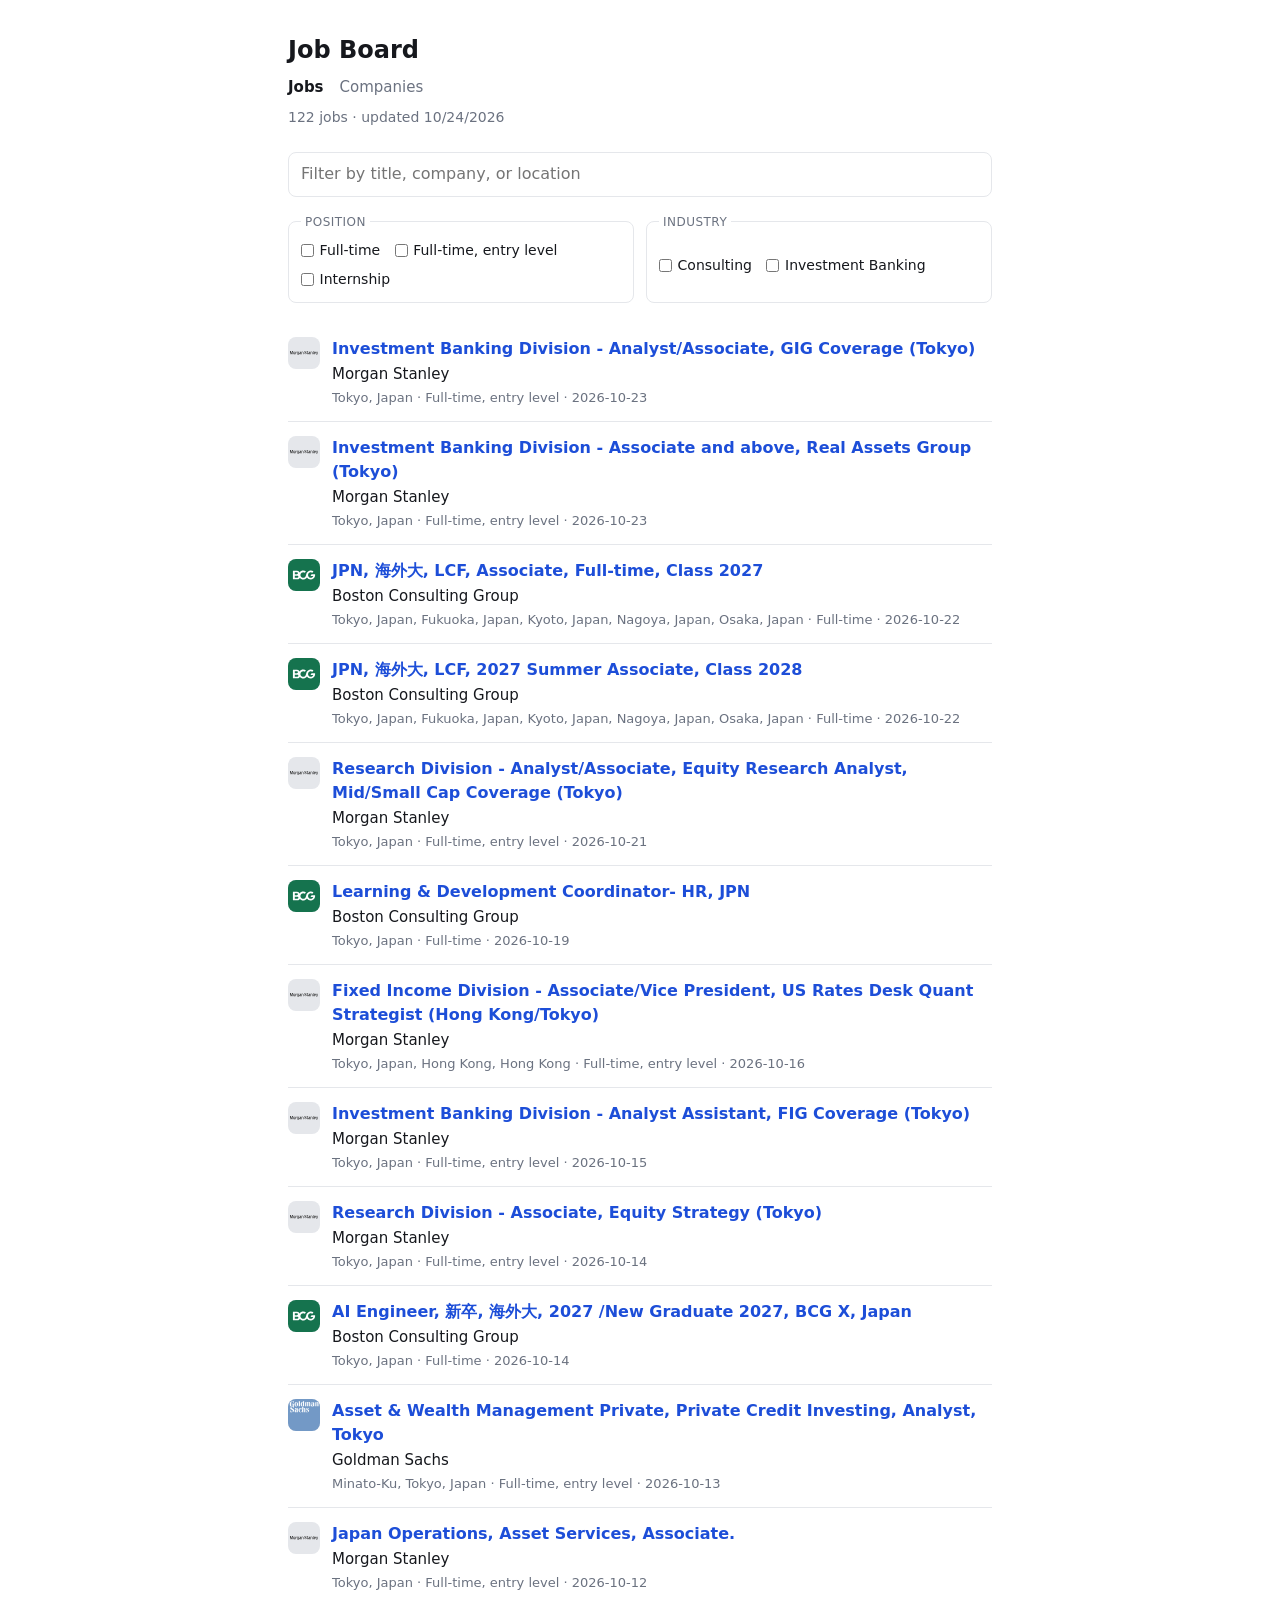
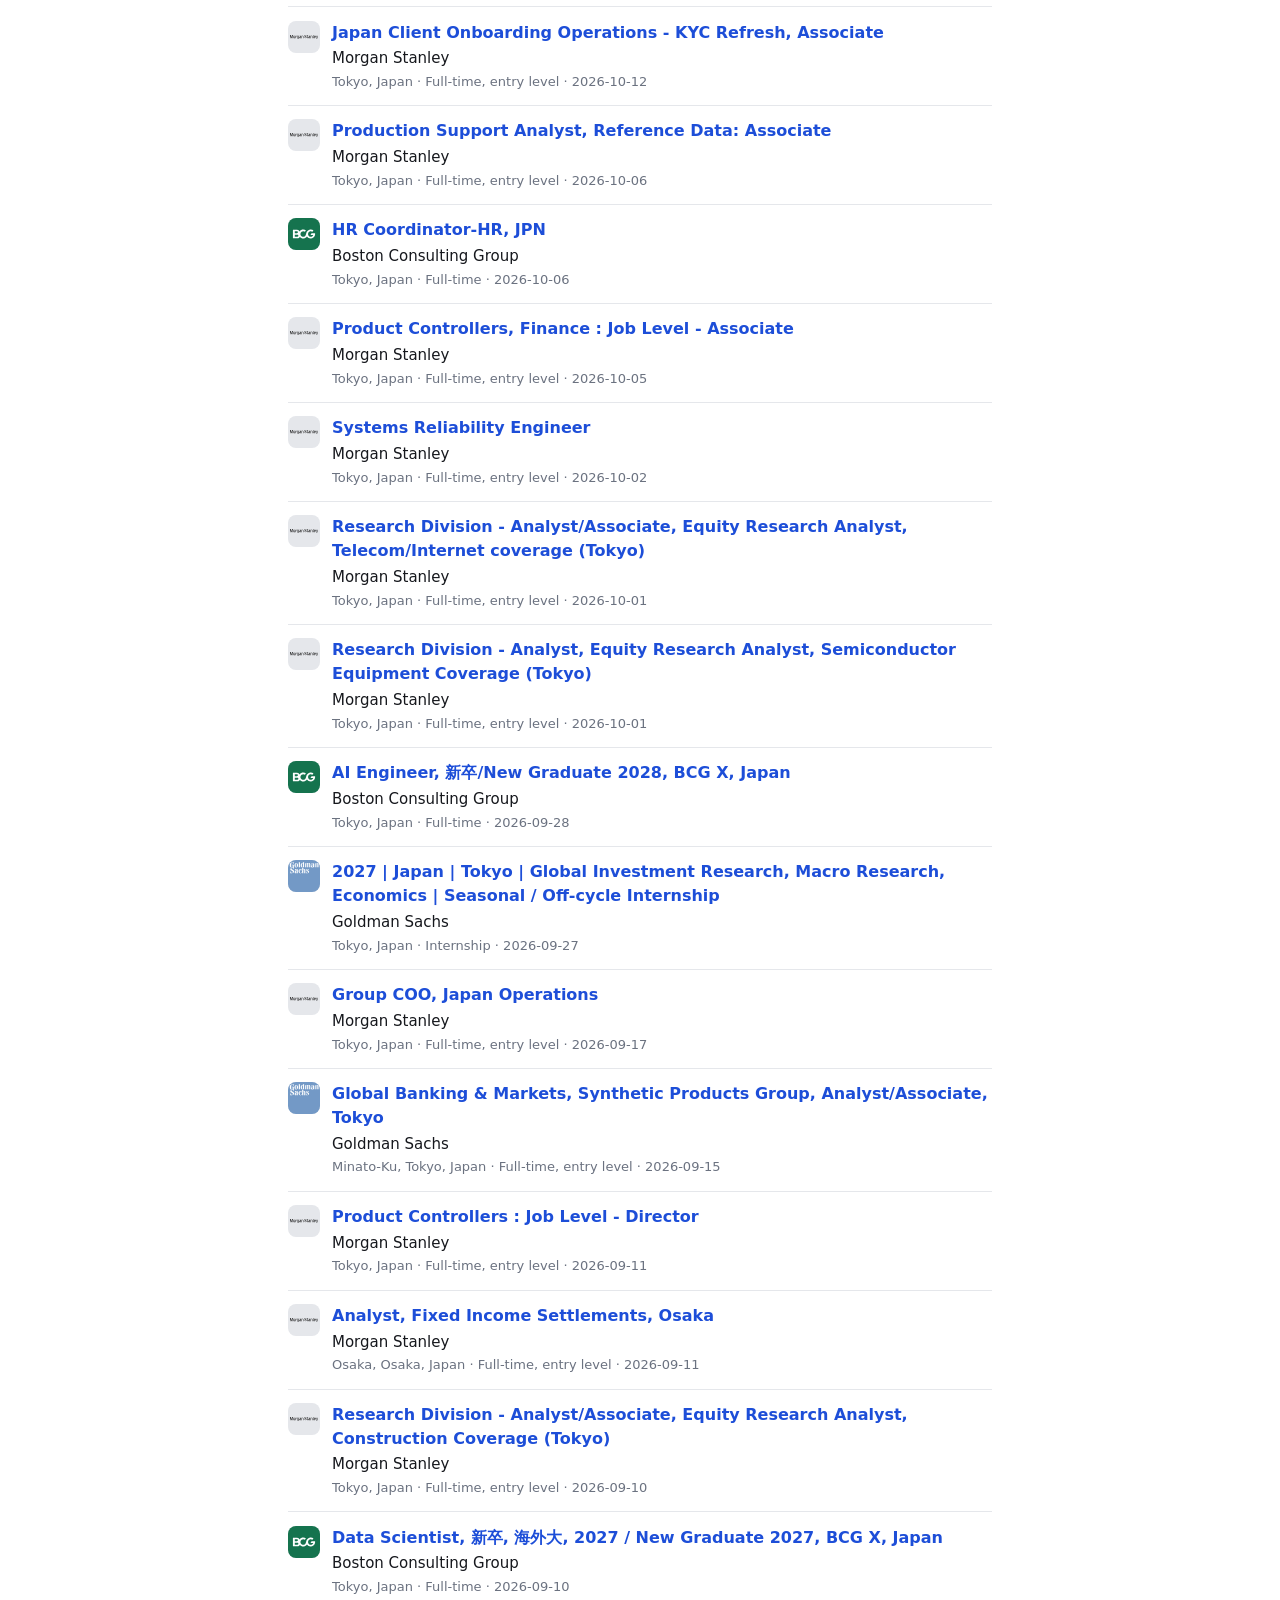
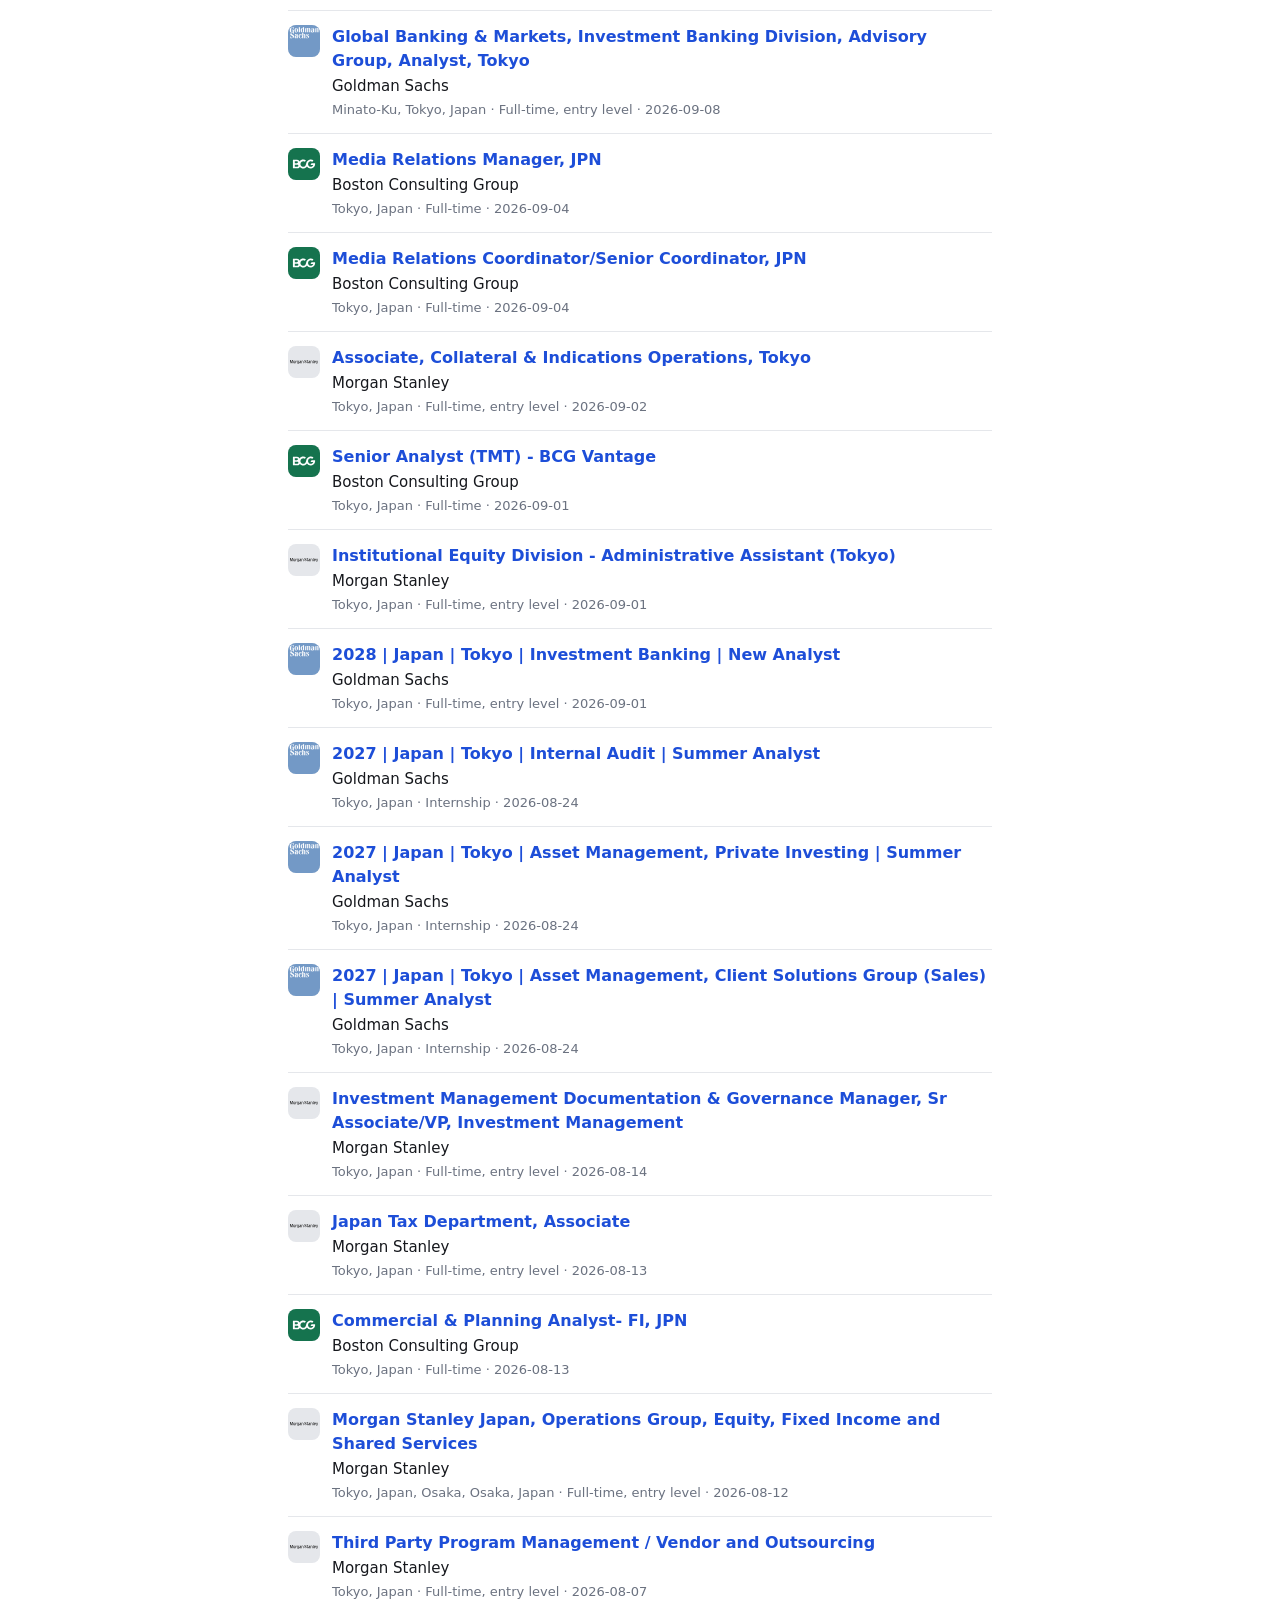
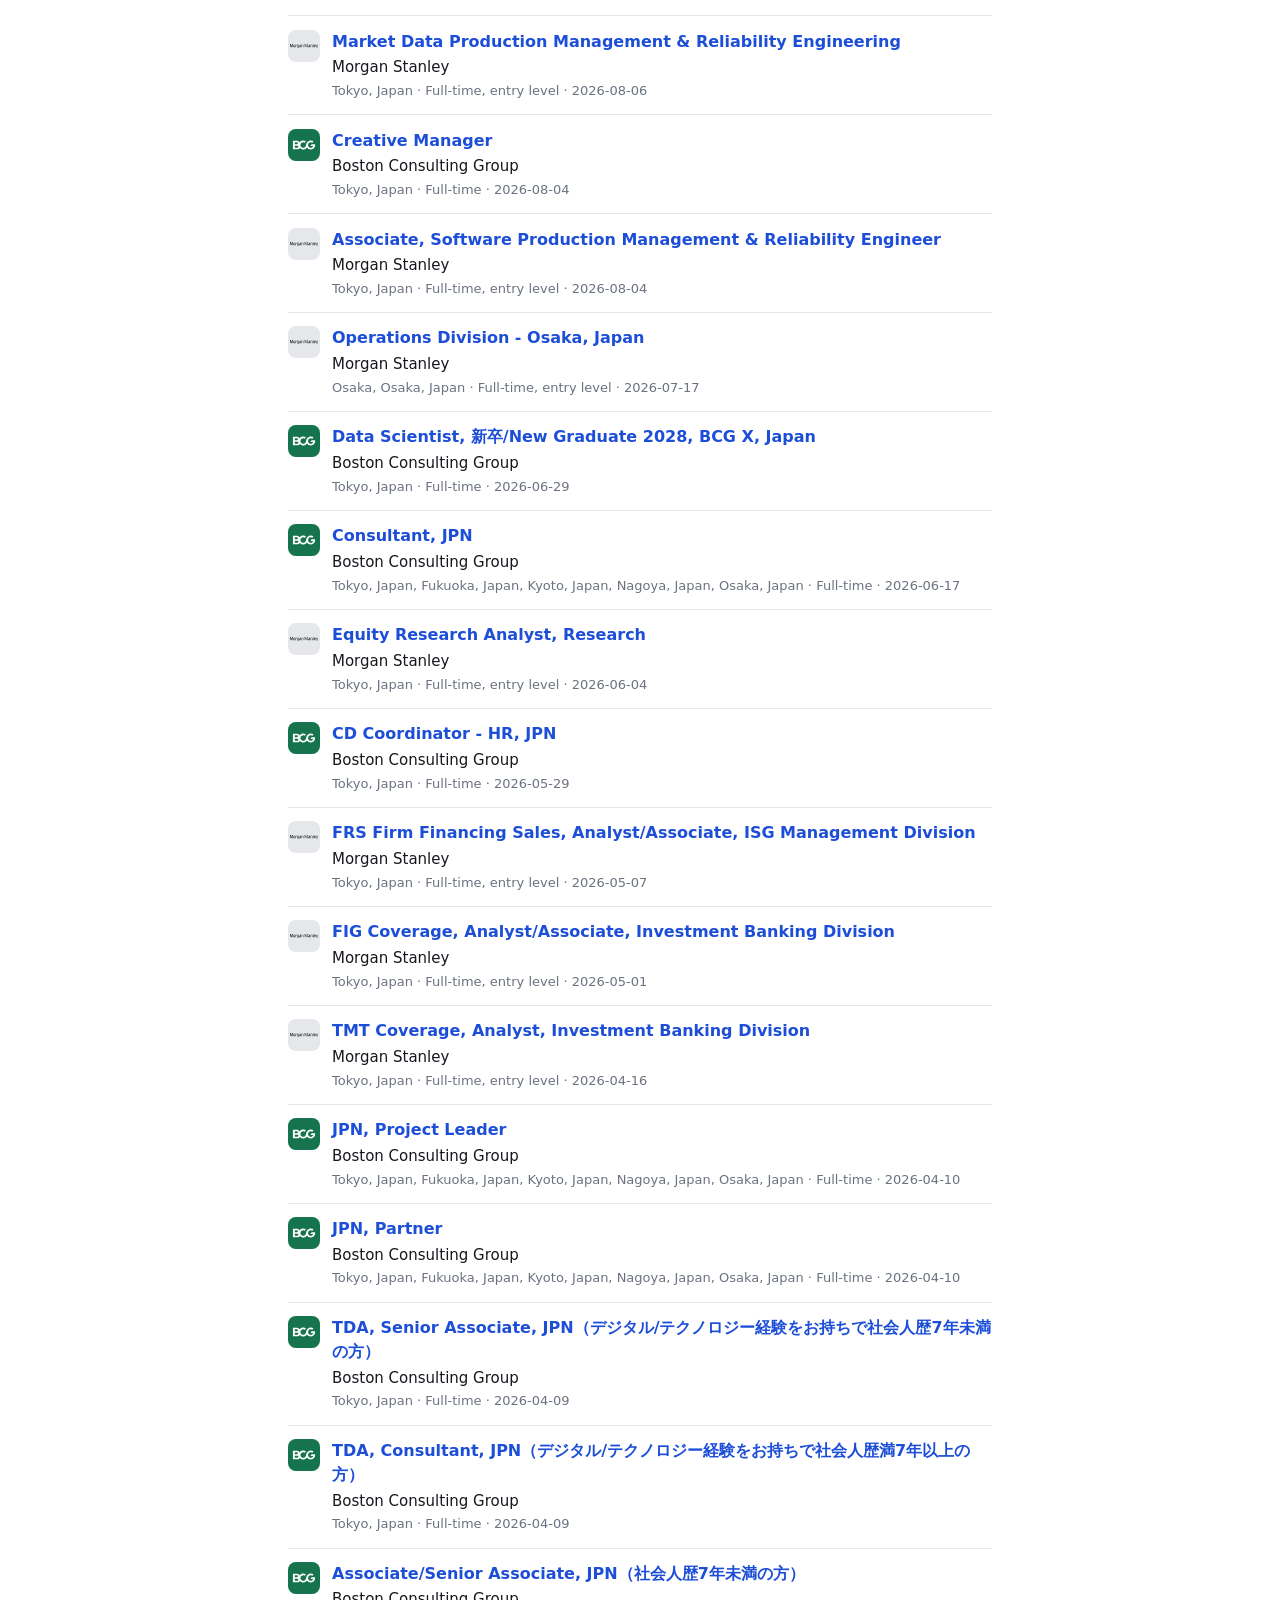
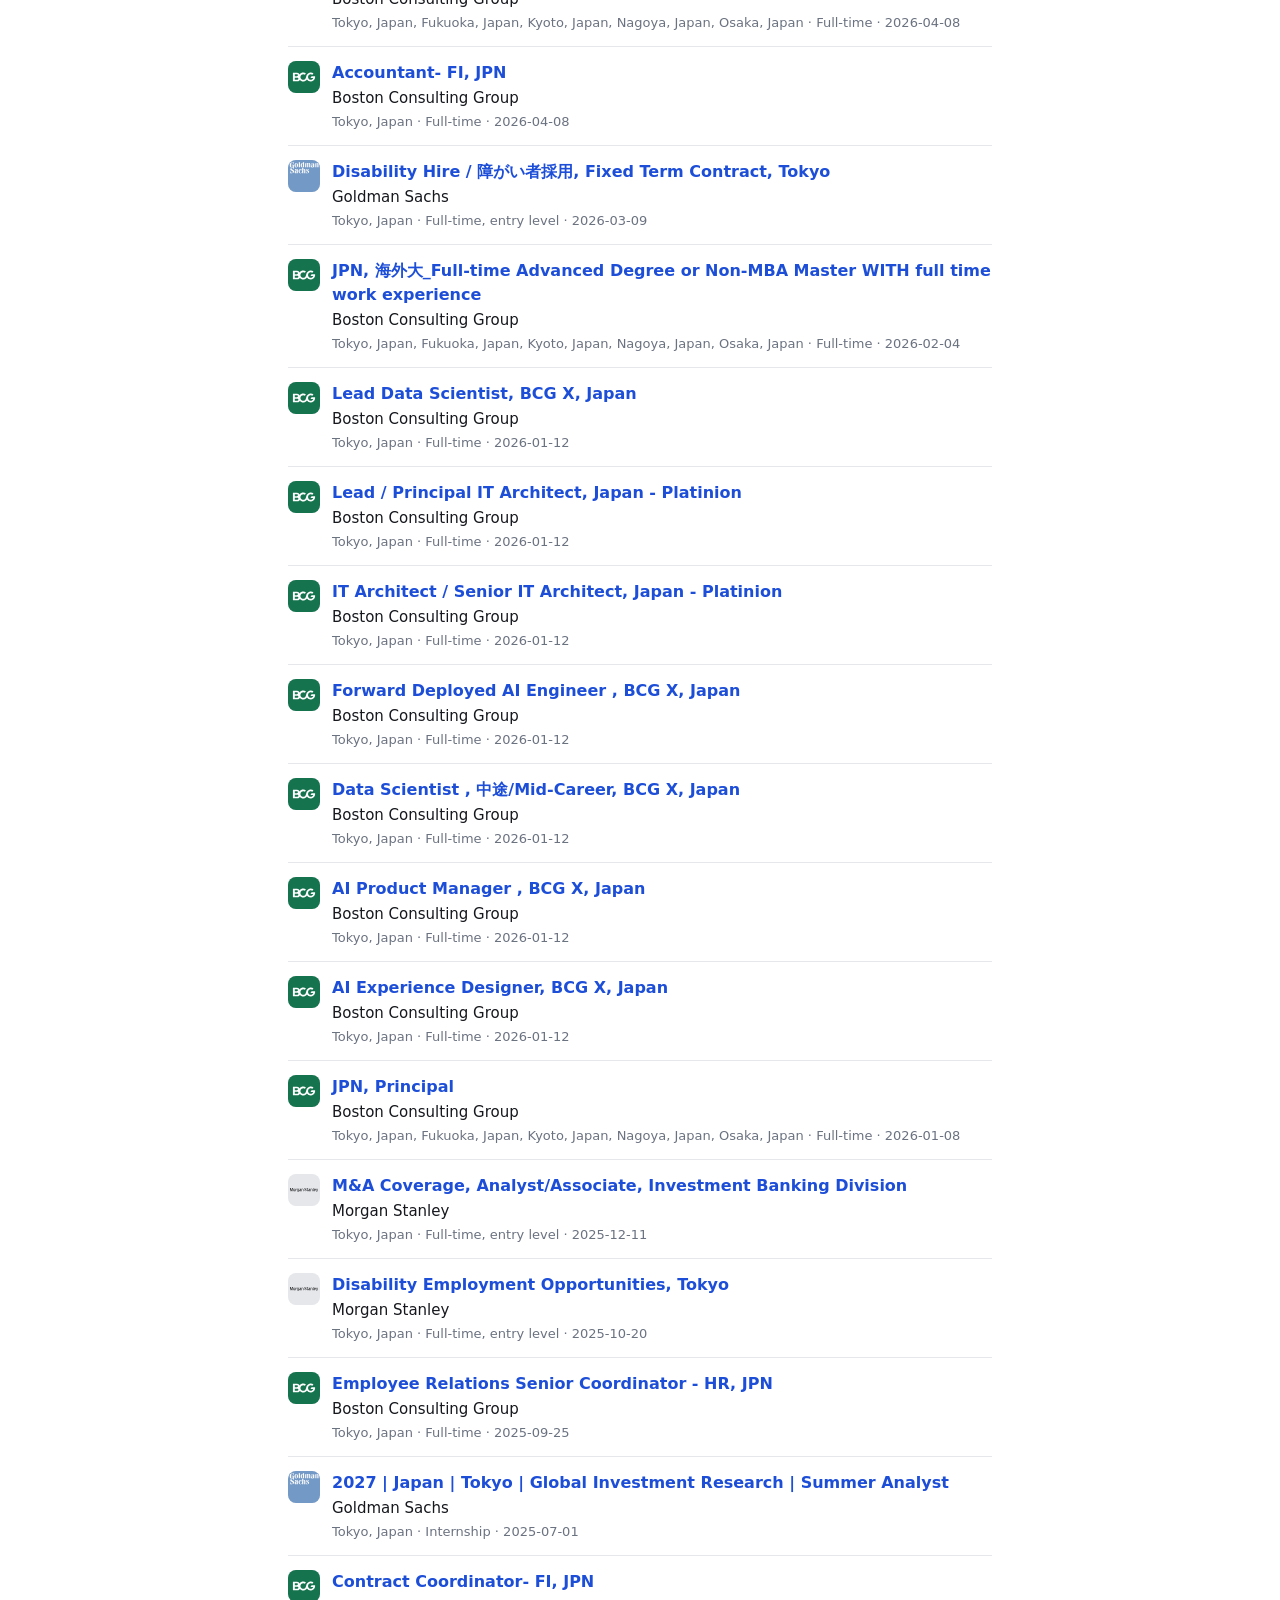
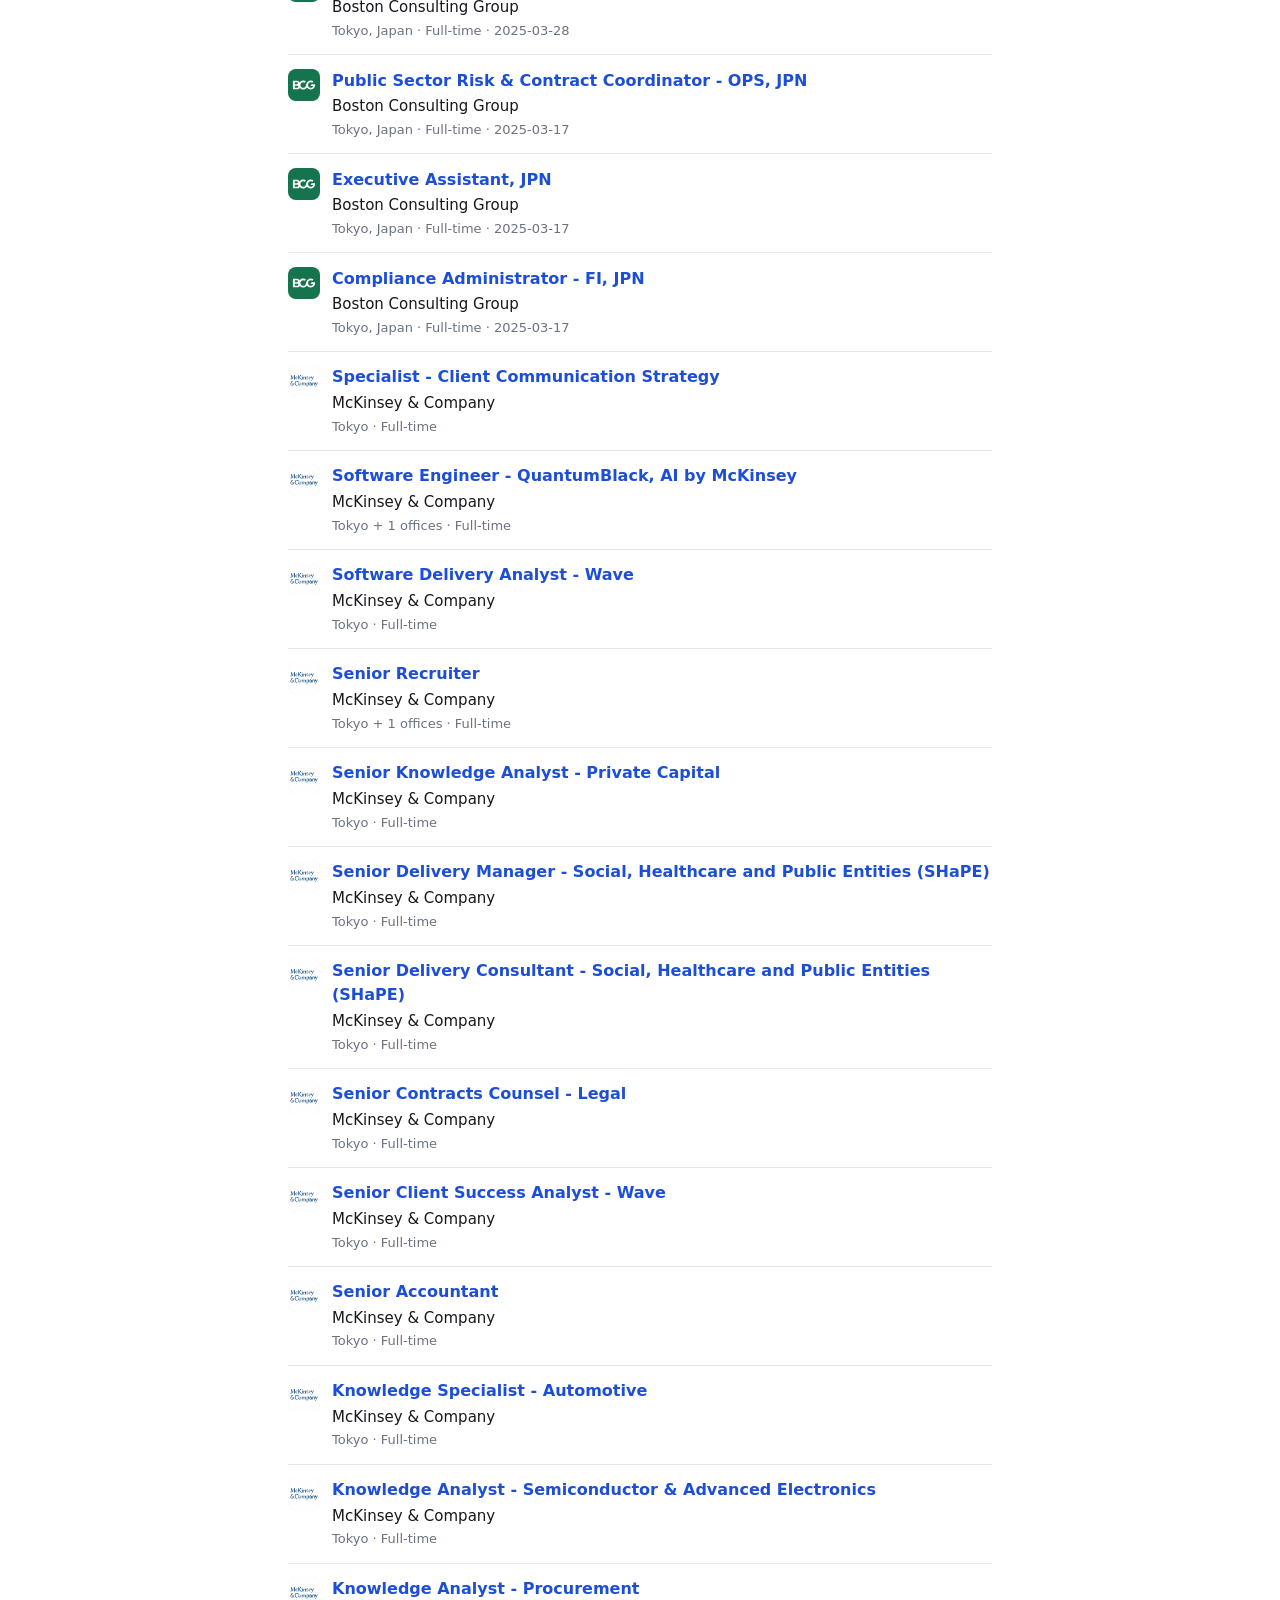
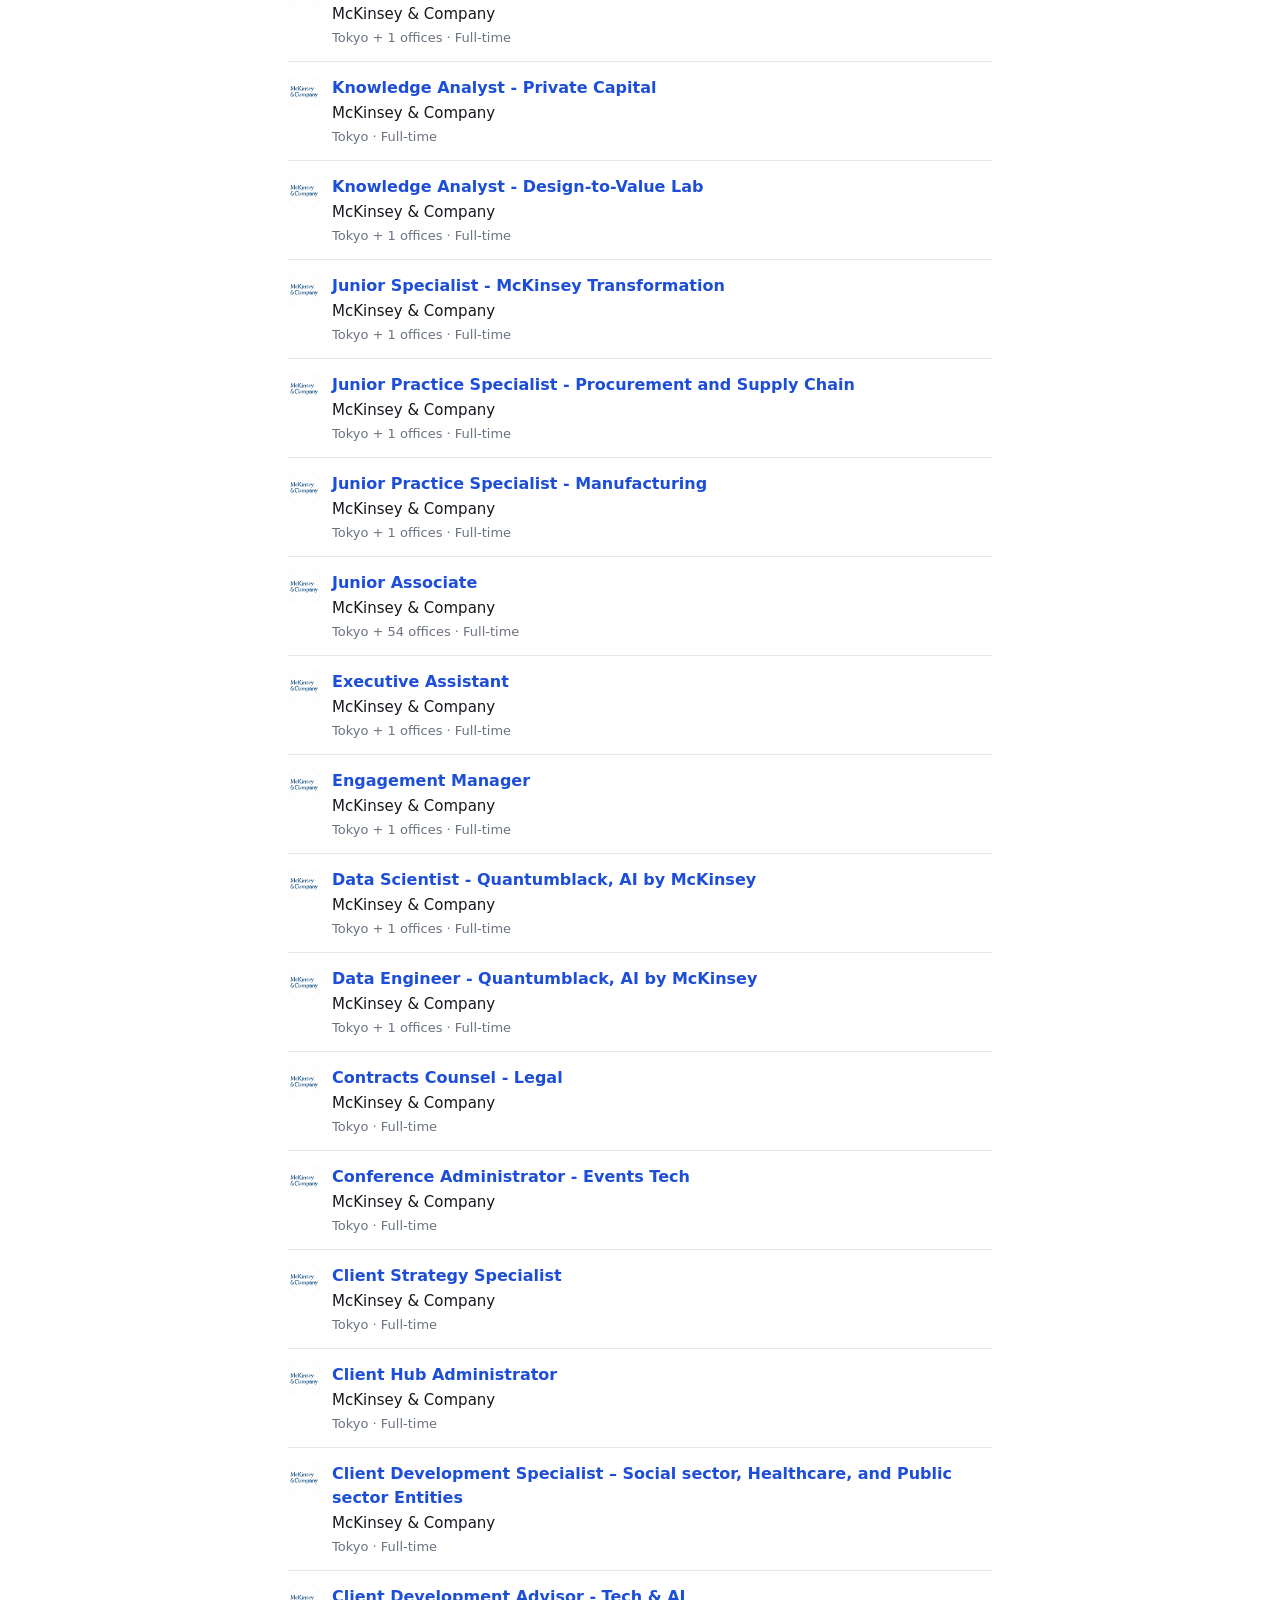
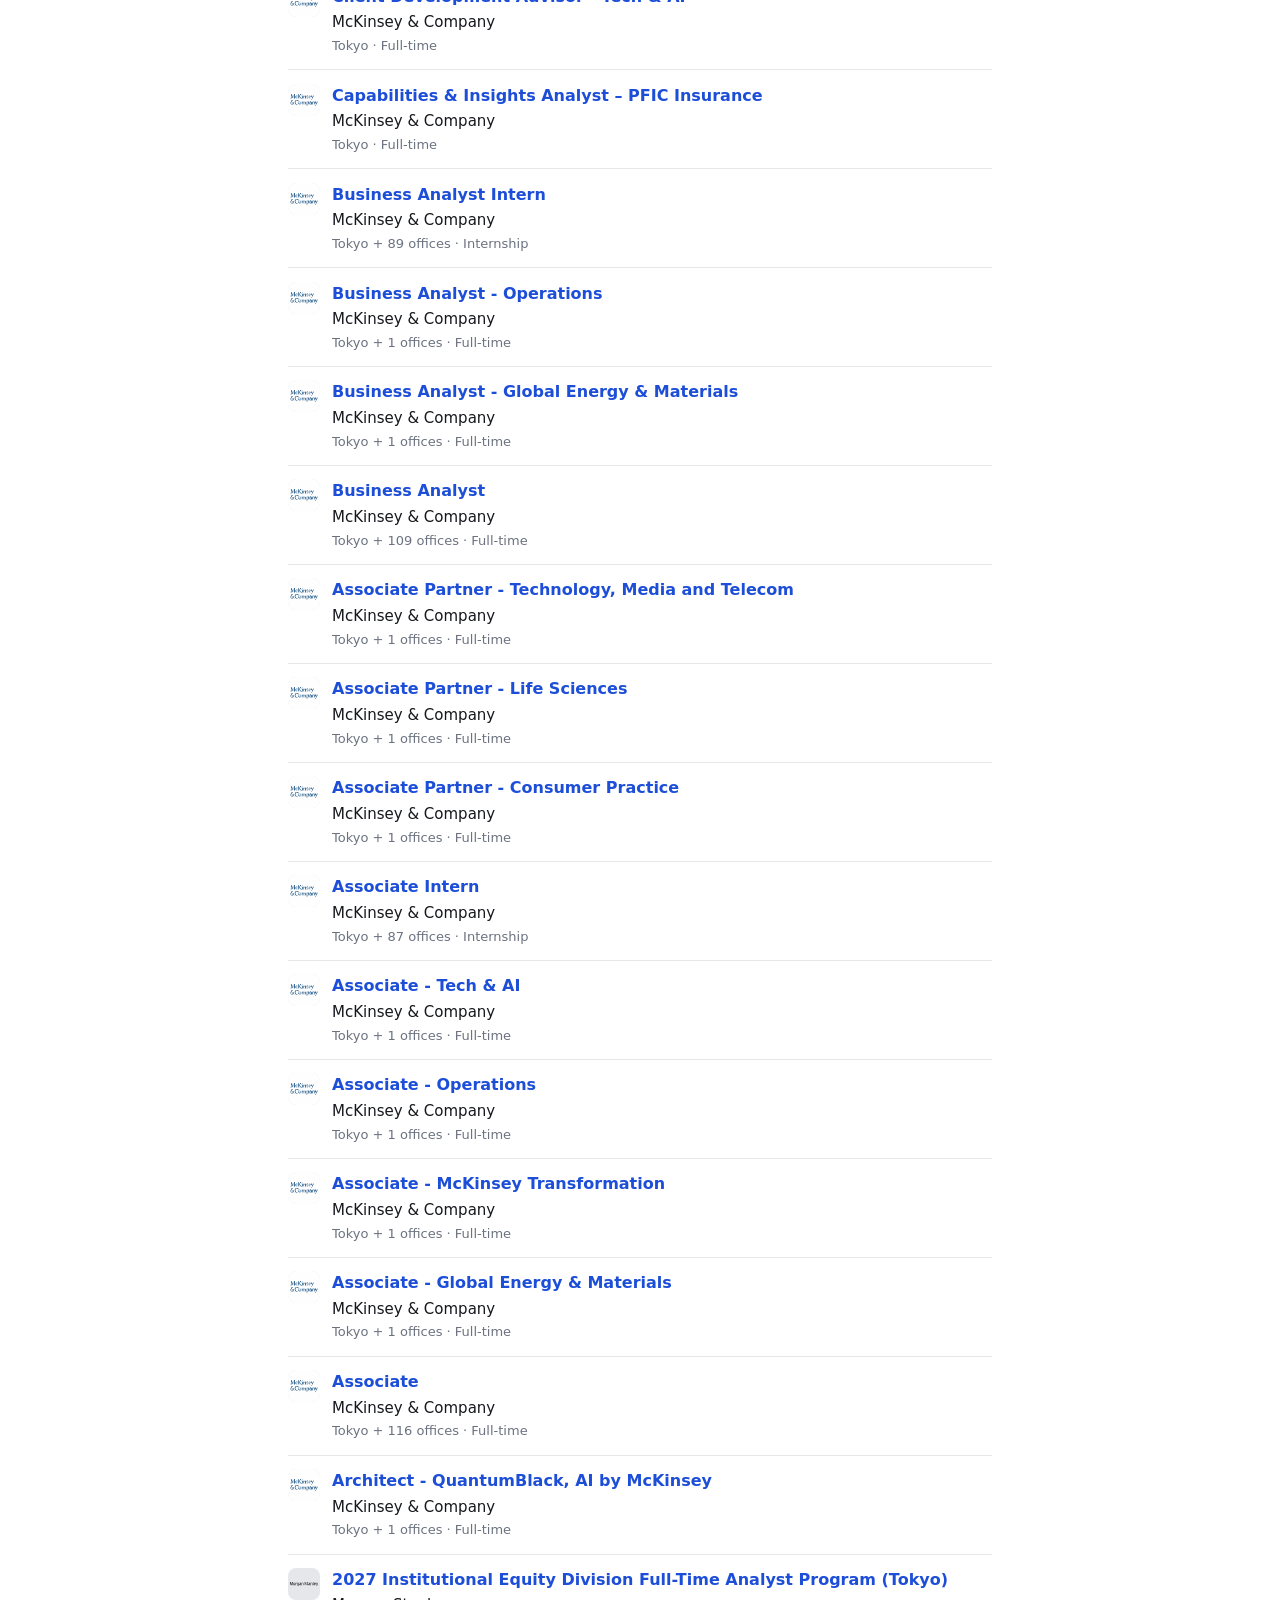
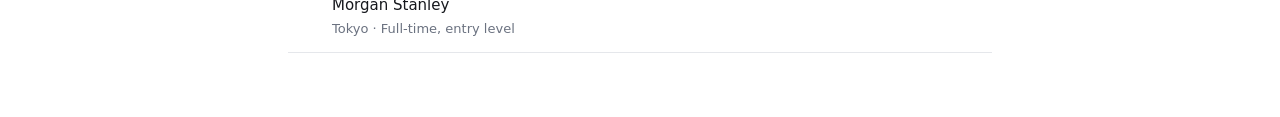
<file: index.html>
<!DOCTYPE html>
<html lang="en">
<head>
<meta charset="utf-8">
<meta name="viewport" content="width=device-width, initial-scale=1">
<title>Job Board</title>
<link rel="stylesheet" href="style.css">
</head>
<body>
<header>
  <h1>Job Board</h1>
  <nav>
    <a href="index.html" aria-current="page">Jobs</a>
    <a href="companies.html">Companies</a>
  </nav>
  <p id="meta">Loading…</p>
</header>

<main>
  <input id="search" type="search" placeholder="Filter by title, company, or location">

  <div id="filters">
    <fieldset id="filter-type"><legend>Position</legend></fieldset>
    <fieldset id="filter-industry"><legend>Industry</legend></fieldset>
  </div>

  <ul id="jobs"></ul>
</main>

<script src="lib.js"></script>
<script src="app.js"></script>
</body>
</html>
</file>
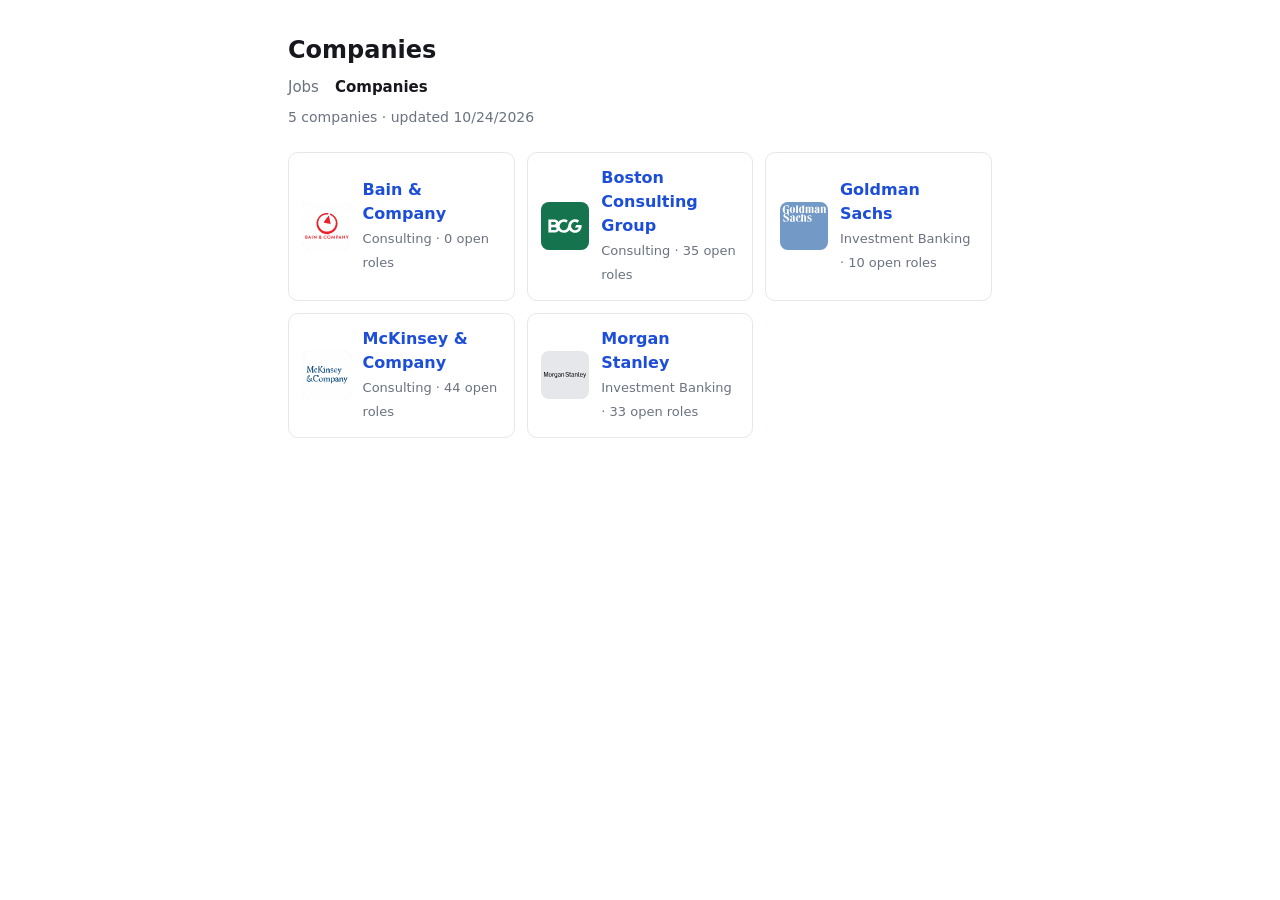
<file: companies.html>
<!DOCTYPE html>
<html lang="en">
<head>
<meta charset="utf-8">
<meta name="viewport" content="width=device-width, initial-scale=1">
<title>Companies</title>
<link rel="stylesheet" href="style.css">
</head>
<body>
<header>
  <h1>Companies</h1>
  <nav>
    <a href="index.html">Jobs</a>
    <a href="companies.html" aria-current="page">Companies</a>
  </nav>
  <p id="meta">Loading…</p>
</header>

<main>
  <ul id="companies"></ul>
</main>

<script src="lib.js"></script>
<script src="companies.js"></script>
</body>
</html>
</file>
<file: style.css>
:root {
  --bg: #ffffff;
  --fg: #16181d;
  --muted: #6b7280;
  --line: #e5e7eb;
  --link: #1d4ed8;
}

@media (prefers-color-scheme: dark) {
  :root {
    --bg: #101216;
    --fg: #e8eaed;
    --muted: #9aa2ae;
    --line: #262a31;
    --link: #7ba7ff;
  }
}

* { box-sizing: border-box; }

body {
  margin: 0 auto;
  max-width: 46rem;
  padding: 2rem 1rem 4rem;
  background: var(--bg);
  color: var(--fg);
  font: 16px/1.5 system-ui, -apple-system, "Noto Sans JP", sans-serif;
}

h1 { margin: 0 0 .25rem; font-size: 1.5rem; }

nav { display: flex; gap: 1rem; margin: .5rem 0; }

nav a {
  color: var(--muted);
  font-size: .9375rem;
  text-decoration: none;
}

nav a[aria-current="page"] { color: var(--fg); font-weight: 600; }

#meta { margin: 0 0 1.5rem; color: var(--muted); font-size: .875rem; }

#search {
  width: 100%;
  padding: .6rem .75rem;
  margin-bottom: 1rem;
  border: 1px solid var(--line);
  border-radius: 8px;
  background: transparent;
  color: inherit;
  font: inherit;
}

#filters {
  display: flex;
  flex-wrap: wrap;
  gap: .75rem;
  margin-bottom: 1.25rem;
}

#filters fieldset {
  flex: 1 1 14rem;
  display: flex;
  flex-wrap: wrap;
  gap: .5rem .9rem;
  margin: 0;
  padding: .6rem .75rem .75rem;
  border: 1px solid var(--line);
  border-radius: 8px;
}

#filters legend {
  padding: 0 .25rem;
  color: var(--muted);
  font-size: .75rem;
  text-transform: uppercase;
  letter-spacing: .04em;
}

.filter-option {
  display: flex;
  align-items: center;
  gap: .35rem;
  font-size: .875rem;
  cursor: pointer;
}

.filter-option input { margin: 0; }

#jobs, #companies { list-style: none; margin: 0; padding: 0; }

.job {
  display: flex;
  align-items: flex-start;
  gap: .75rem;
  padding: .85rem 0;
  border-bottom: 1px solid var(--line);
}

.job > div {
  display: flex;
  flex-direction: column;
  gap: .15rem;
}

#companies {
  display: grid;
  grid-template-columns: repeat(auto-fill, minmax(14rem, 1fr));
  gap: .75rem;
}

.company-card {
  display: flex;
  align-items: center;
  gap: .75rem;
  padding: .85rem;
  border: 1px solid var(--line);
  border-radius: 10px;
}

.company-name {
  display: block;
  color: var(--link);
  font-weight: 600;
  text-decoration: none;
}

.company-name:hover { text-decoration: underline; }

.logo {
  flex: none;
  width: var(--logo-size, 40px);
  height: var(--logo-size, 40px);
  border-radius: 8px;
  object-fit: contain;
  background: var(--line);
}

.logo-fallback {
  display: grid;
  place-items: center;
  color: var(--muted);
  font-size: calc(var(--logo-size, 40px) * .45);
  font-weight: 600;
}

.job a { color: var(--link); font-weight: 600; text-decoration: none; }
.job a:hover { text-decoration: underline; }

.company { font-size: .9375rem; }

.details { color: var(--muted); font-size: .8125rem; }

.empty { padding: 2rem 0; color: var(--muted); }
</file>
